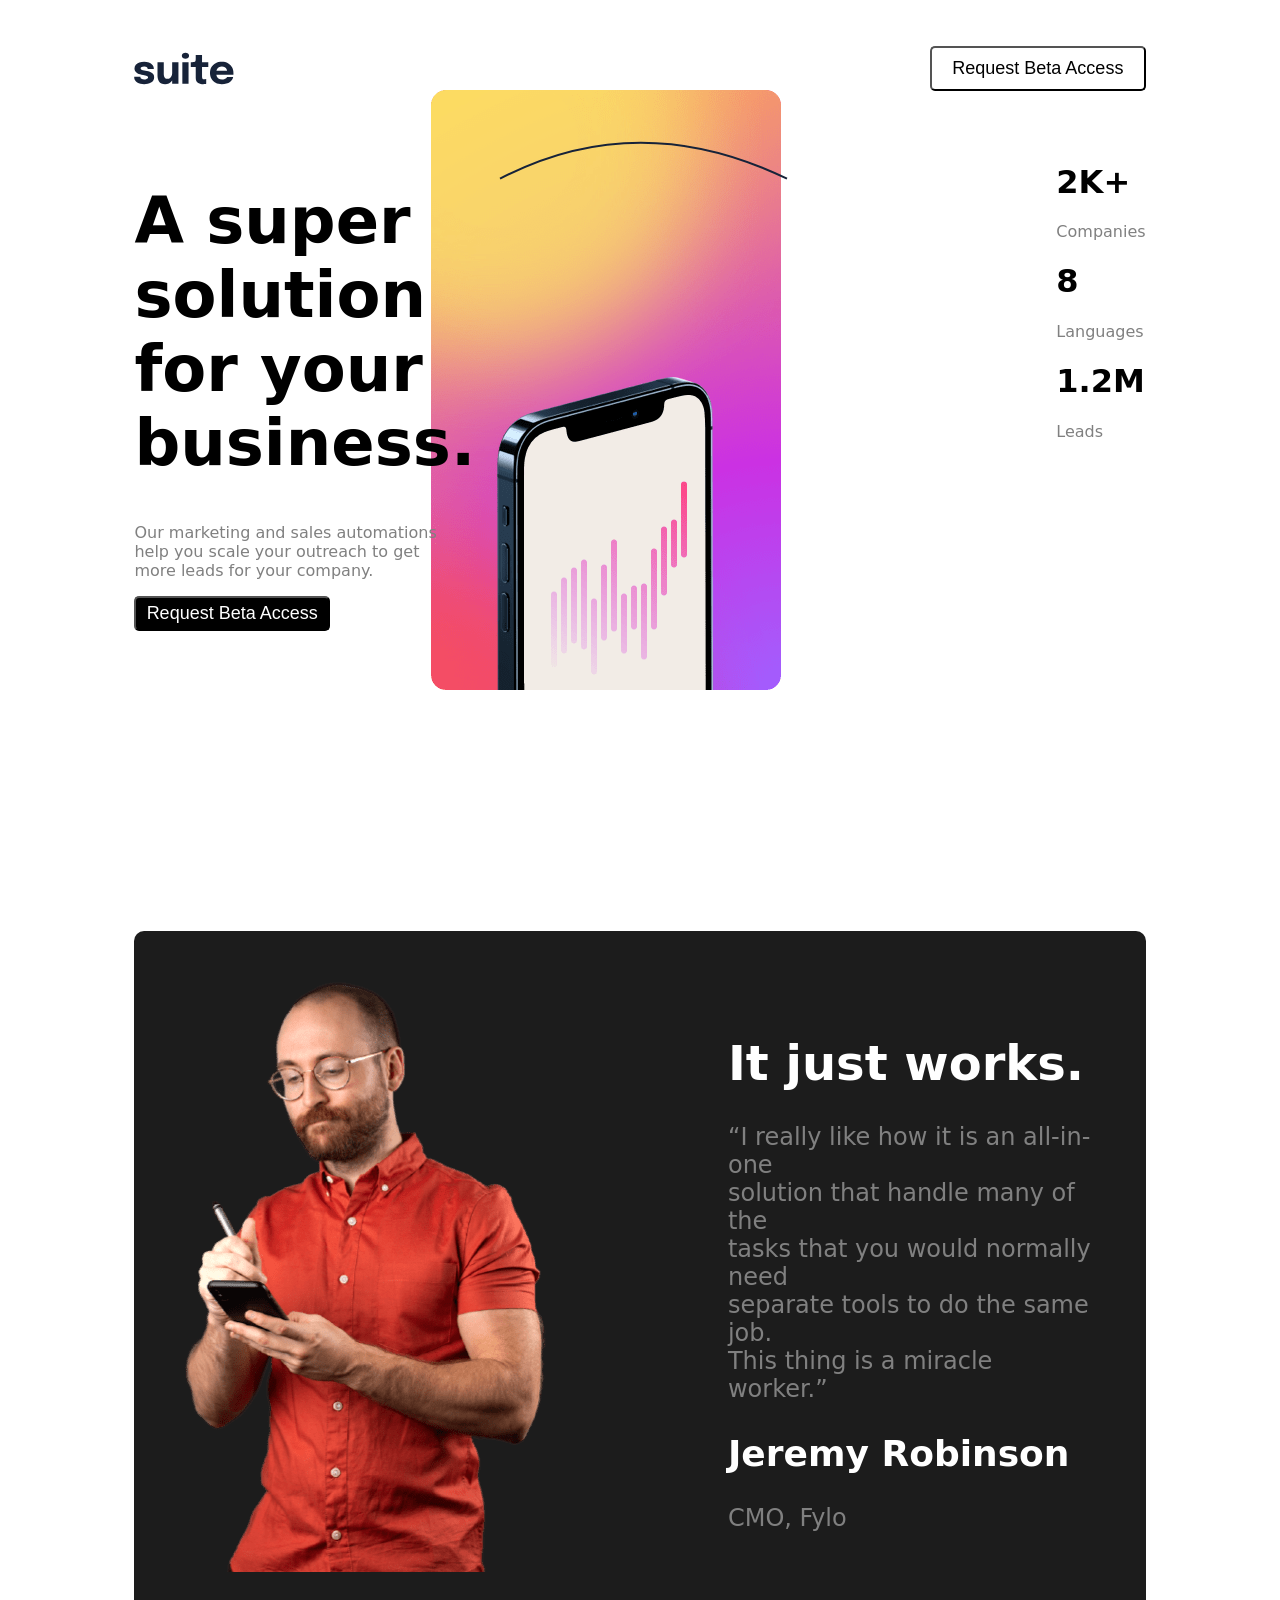
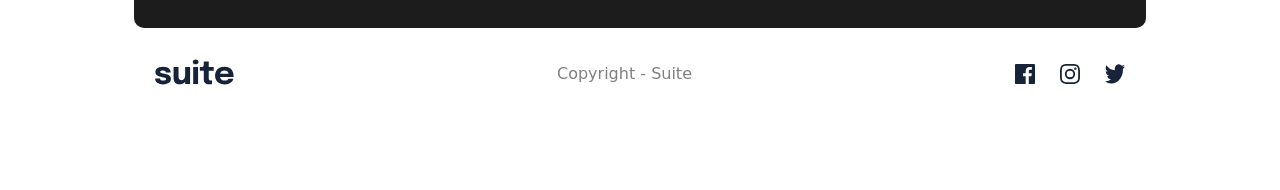
<file: index.html>
<!DOCTYPE html>
<html lang="en">

<head>
  <meta charset="UTF-8">
  <meta name="viewport" content="width=device-width, initial-scale=1.0">

  <link rel="icon" type="image/png" sizes="32x32" href="./assets/favicon-32x32.png">

  <title>Frontend Mentor | Suite landing page</title>
  <link rel="stylesheet" href="./styles/style.css">
</head>

<body>
  <div class="container">

    <div class="navbar">
      <img src="./assets/logo.svg" alt="logo" width="100px">
      <button class="nav-btn" type="button">Request Beta Access</button>

    </div>

    <div class="main">
      <div class="main-box">
        <h1 class="main-h1">A super solution <br> for your business.</h1>

        <p class="main-param">Our marketing and sales automations <br> help you scale your outreach to
          get <br> more leads for your company. </p>
        <button class="main-btn">Request Beta Access</button>

      </div>
      <div class="main-box-left">
        <h1>2K+ </h1>

        <p>
          Companies
        </p>

        <h1>8 </h1>

        <p>Languages</p>
        <h1>1.2M</h1>
        <p>Leads </p>
      </div>
      <img class="main-curved" src="./assets/pattern-curved-line-1.svg" alt="pattern-curved-line-1">
      <img class="main-img" src="./assets/image-hero-portrait.png" alt="phone">
    </div>



    <div class="footer">
      <div class="box">
        <img src="./assets/image-jeremy-large.png" alt="jeremy">

      </div>
      <div class="box">
        <h1> It just works.</h1>

        <p>“I really like how it is an all-in-one <br> solution that handle many of
          the <br> tasks that you would normally need <br> separate tools to do the same
          job. <br> This thing is a miracle worker.”</p>

        <h2>Jeremy Robinson</h2>
        <p>CMO, Fylo</p>

      </div>

    </div>
    <div class="footer-bottom navbar">
      
      <div class="box
      "><img src="./assets/logo.svg" alt="logo"></div>
    <div class="box">
      <p>
        Copyright - Suite
      </p>
    </div> 
      <div class="box-f">
        <img src="./assets/icon-facebook.svg" alt="icon-facebook" class="">
      <img src="./assets/icon-instagram.svg" alt="icon-instagram">
      <img src="./assets/icon-twitter.svg" alt="icon-twitter">
      </div>
    </div>

  </div>

</body>

</html>
</file>
<file: styles/style.css>
@import url('https://fonts.googleapis.com/css2?family=Epilogue:ital@1&family=Roboto+Slab&display=swap');
body{
    font-family: system-ui, -apple-system, BlinkMacSystemFont, 'Segoe UI', Roboto, Oxygen, Ubuntu, Cantarell, 'Open Sans', 'Helvetica Neue', sans-serif;
}  
.container
{
    padding-top: 3%;
    padding-left: 10%;
    padding-right: 10%;
    padding-bottom: 1%;} 
.navbar{
    display:flex;
    flex-direction: row;
    justify-content: space-between;
    align-items: center;
    margin-bottom:50px;
}

.nav-btn{
    color: black;
    background-color: white;
    padding: 1% 2%;

}
.nav-btn:hover  {
    color: white;
    background-color: rgb(31, 31, 31);

}
.main-btn{
    color: white;
    background-color: black;
}
.nav-btn,.main-btn{
    padding: 1% 2%;
     border-radius: 5px;
     font-size: large;
 }
.main-h1{
    font-size: 4em;
}
.main-img{
    position: absolute;
    right: 39%;
    top: 10%;
    z-index: -9;    
}
.main-param{
    color: gray;
}
.main{
    display:flex;
    flex-direction: row;
    justify-content: flex-start;
    margin-bottom: 300px;
    gap: 1%;
}
.main-box-left{
   margin-left:  400px;}

.main-curved{
    position: absolute;
    left: 39%;
}
.footer{
    font-size: x-large;
    display: flex;
    background: #1c1c1c;
    padding: 5%;
    border-radius: 10px;
    color: white;
    flex-direction: row;
    gap: 20%;
    align-items: center;
    justify-content: center;
}
p{
    color: gray;
}
.footer-bottom{
    padding: 2%;
}
.footer-bottom >img{
    width: 25px;
    margin-right: 50px;
}
.box-f{
    display:flex;
    flex-direction: row;
    gap: 25px;
}
</file>
